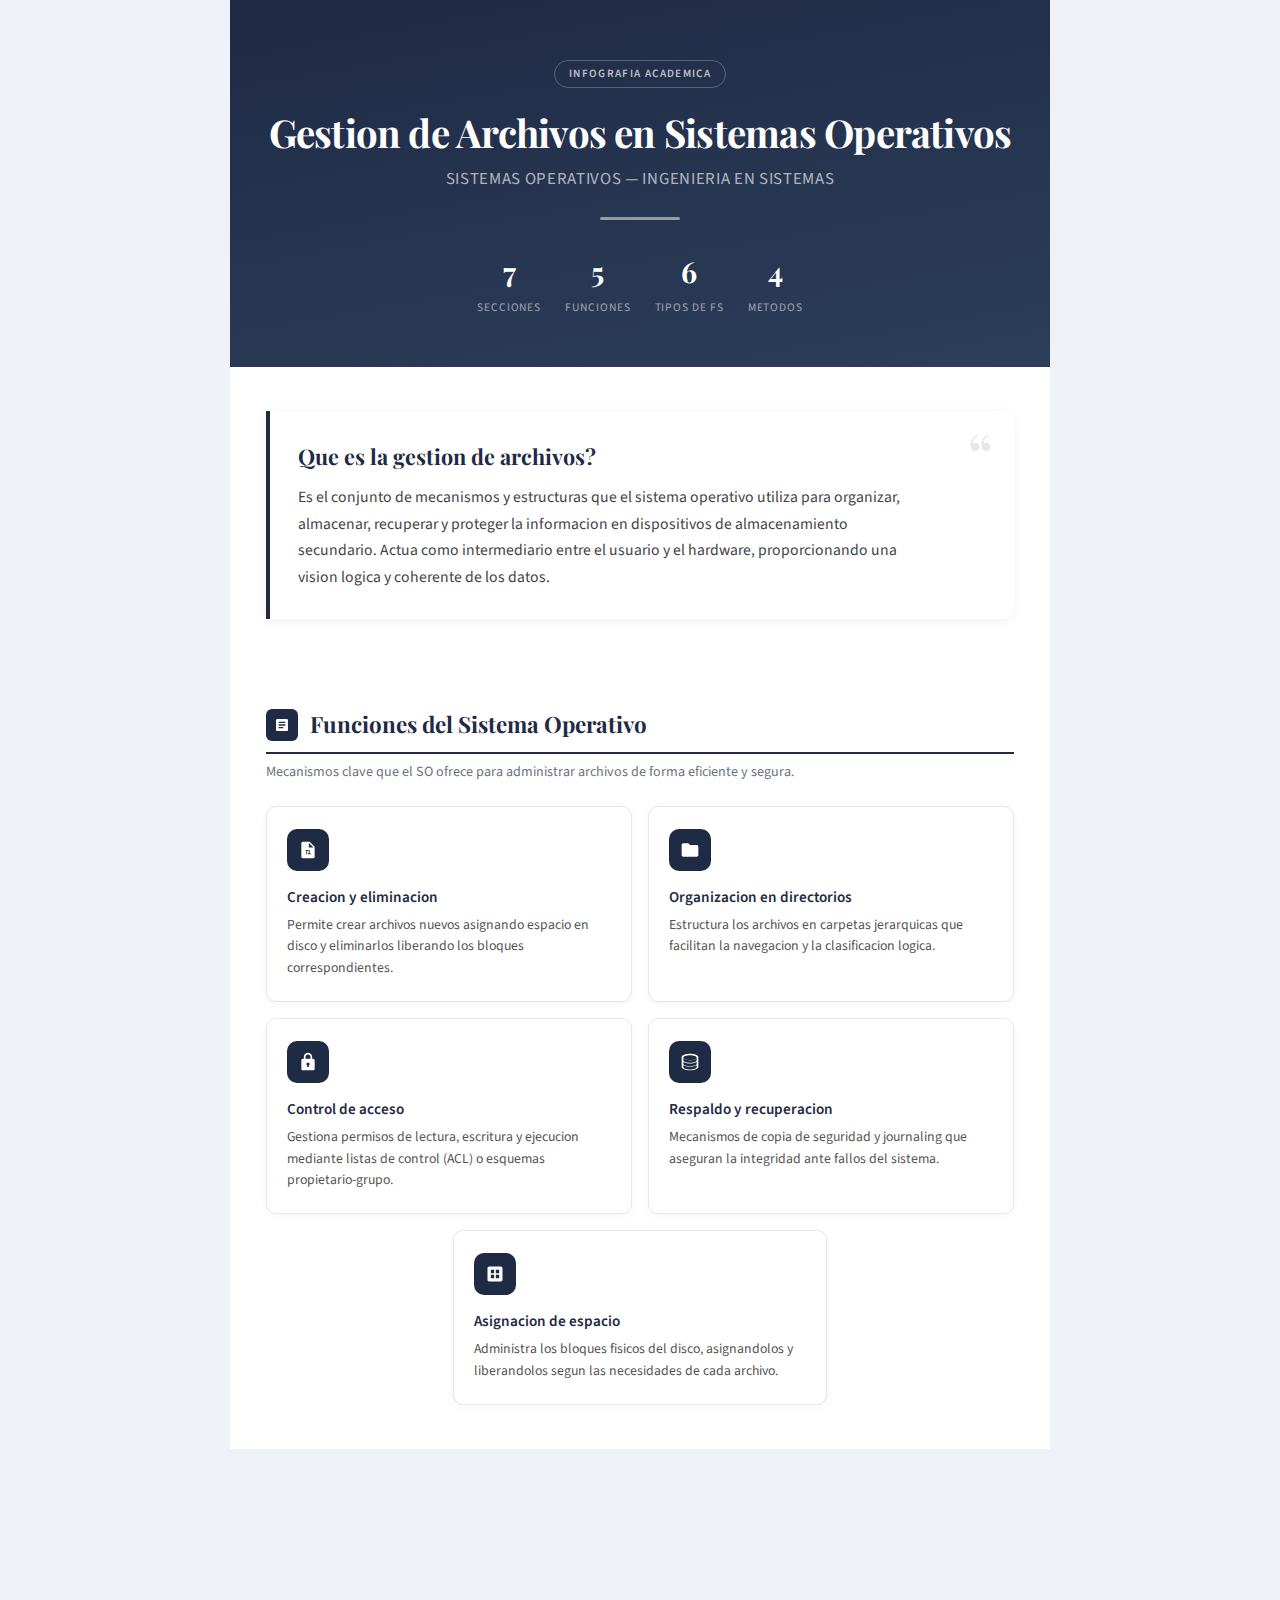
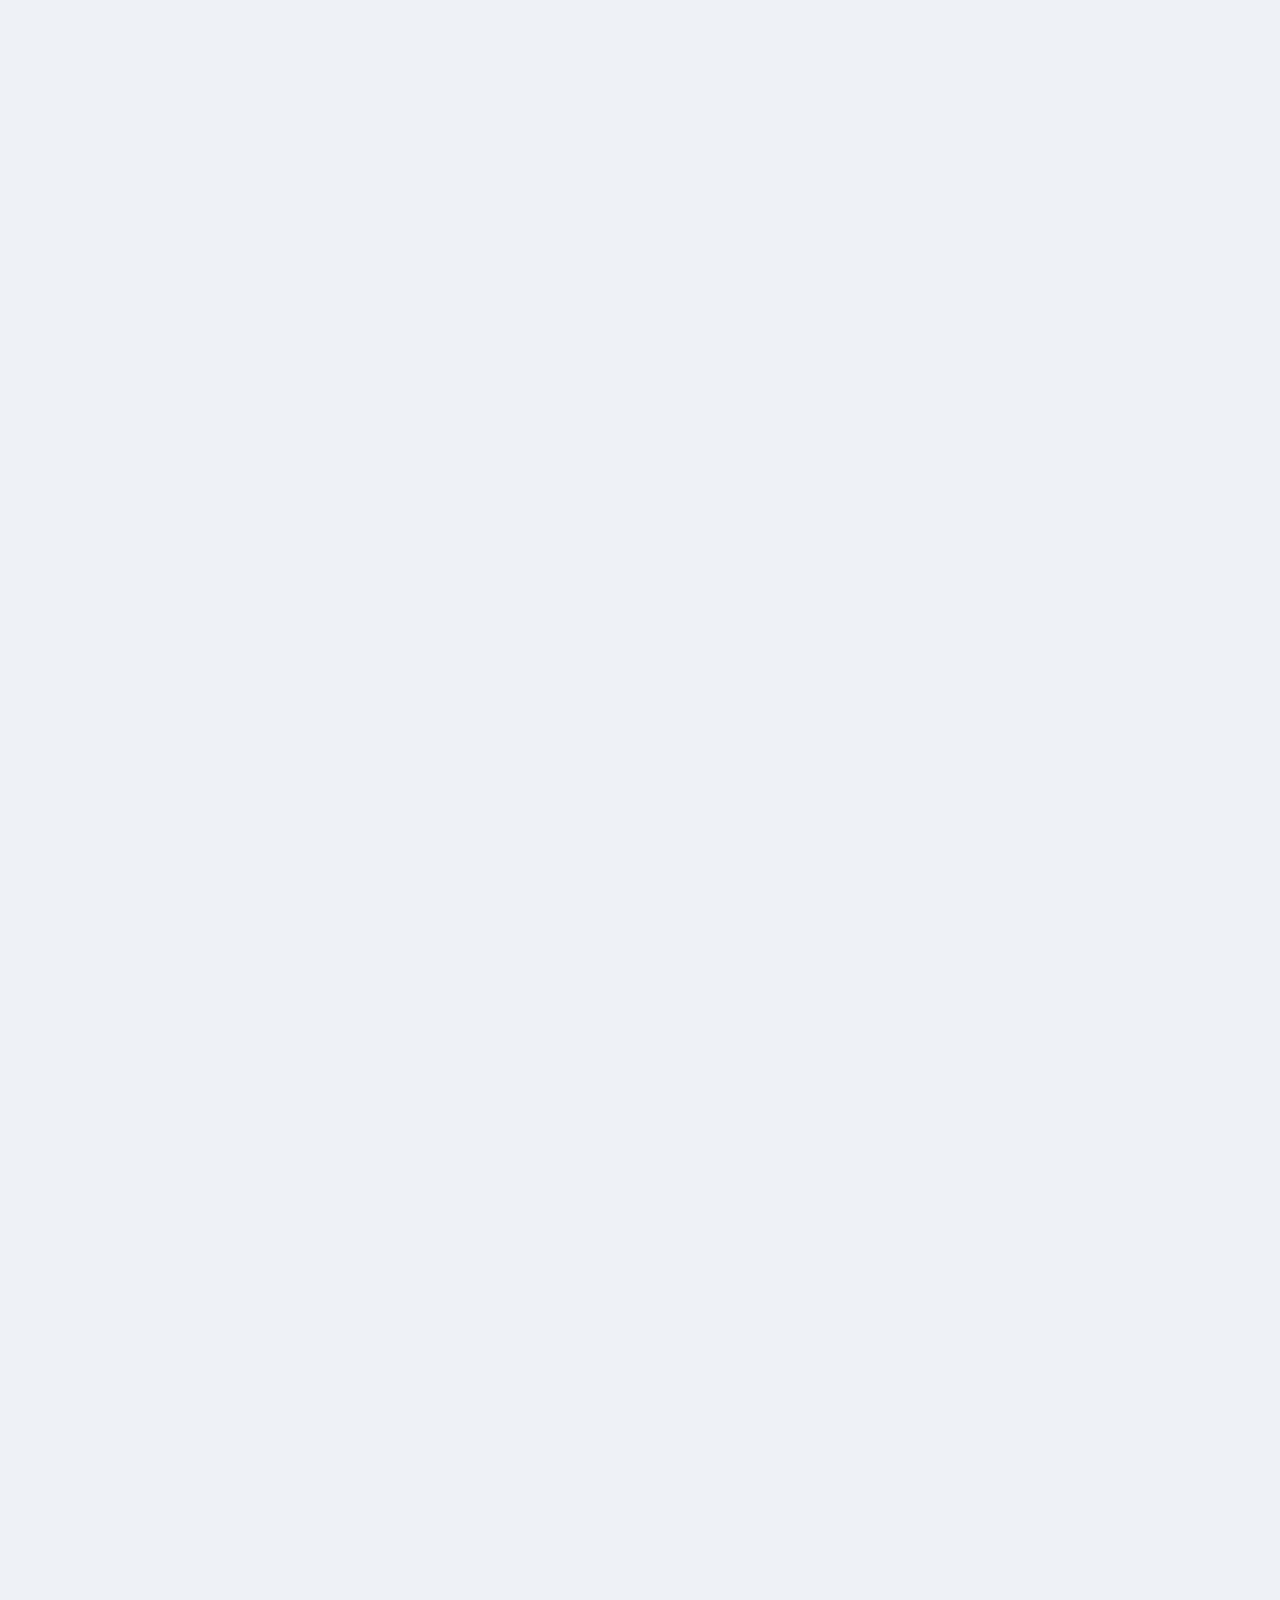
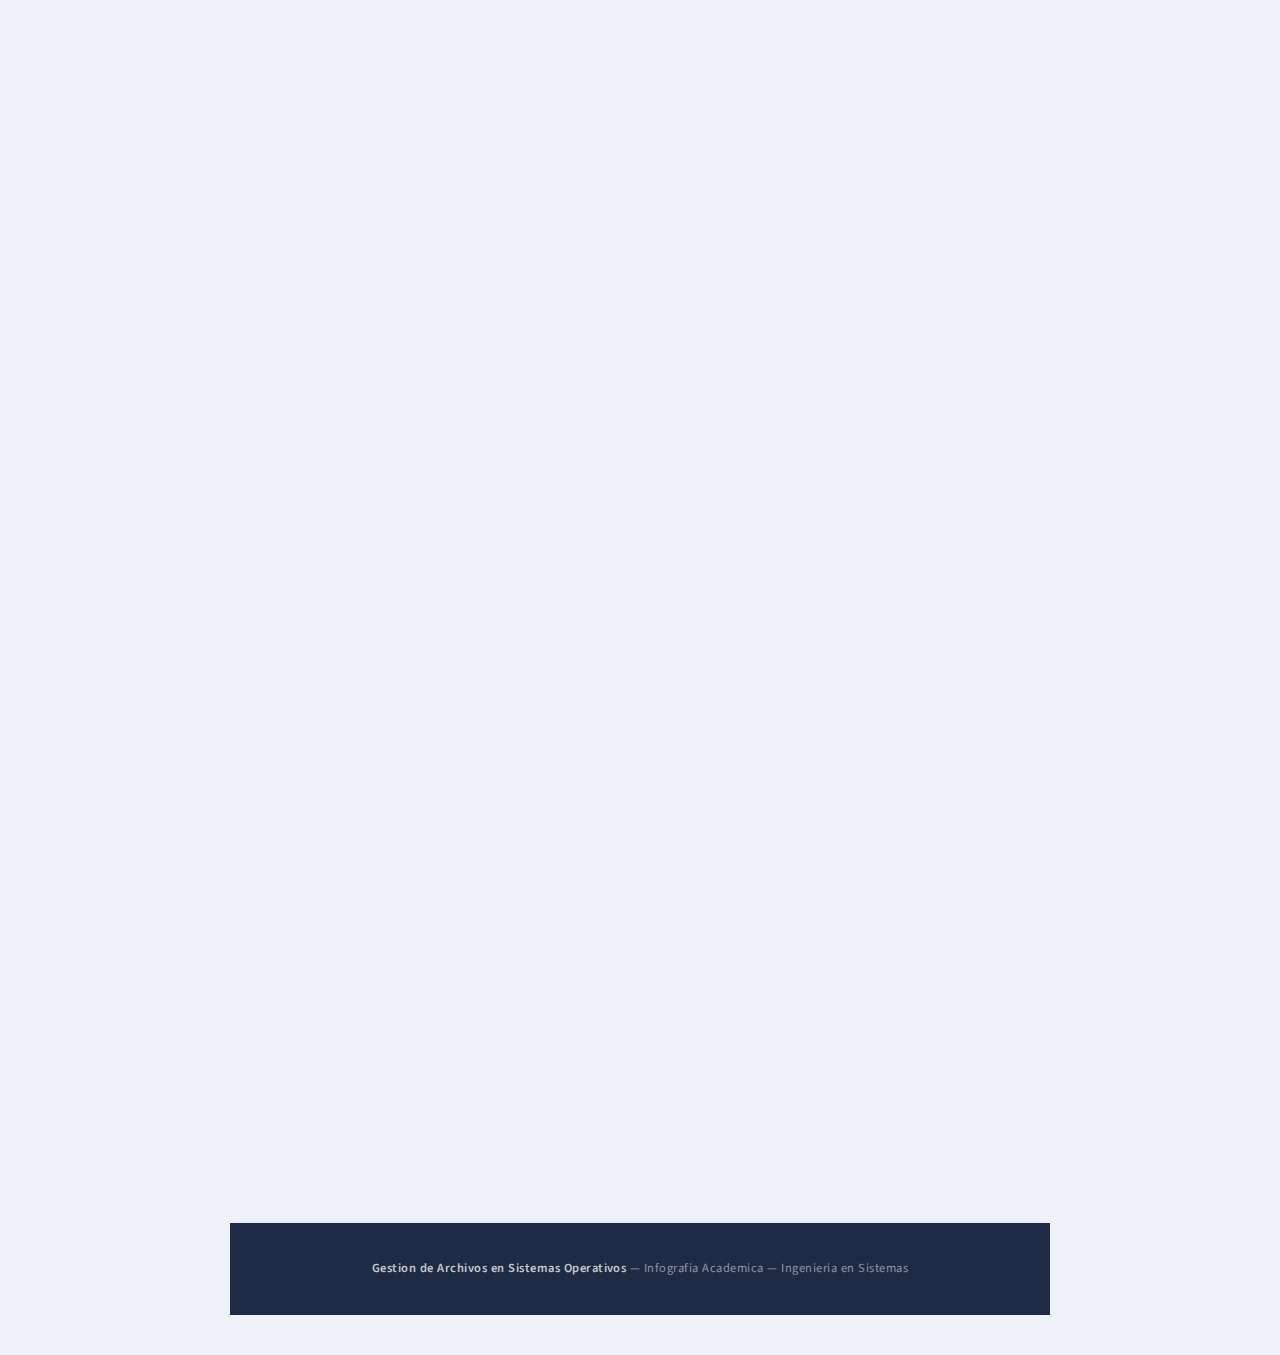
<file: public/infografia/index.html>
<!DOCTYPE html>
<html lang="es">
<head>
  <meta charset="UTF-8" />
  <meta name="viewport" content="width=device-width, initial-scale=1.0" />
  <title>Gestion de Archivos en Sistemas Operativos</title>
  <link rel="preconnect" href="https://fonts.googleapis.com" />
  <link rel="preconnect" href="https://fonts.gstatic.com" crossorigin />
  <link href="https://fonts.googleapis.com/css2?family=Playfair+Display:wght@600;700&family=Source+Sans+3:wght@400;600;700&family=Source+Code+Pro:wght@600;700&display=swap" rel="stylesheet" />
  <link rel="stylesheet" href="styles.css" />
</head>
<body>

  <main class="infografia">
    <div id="seccion-1"></div>
    <div id="seccion-2"></div>
    <div id="seccion-3"></div>
    <div id="seccion-4"></div>
    <div id="seccion-5"></div>
    <div id="seccion-6"></div>
    <div id="seccion-7"></div>
    <footer class="footer-section">
      <span>Gestion de Archivos en Sistemas Operativos</span> &mdash; Infografia Academica &mdash; Ingenieria en Sistemas
    </footer>
  </main>

  <script src="script.js"></script>

</body>
</html>
</file>
<file: public/infografia/styles.css>
/* ============================================
   Infografia Academica — Gestion de Archivos
   Estilos principales — UI/UX mejorado
   ============================================ */

/* --- Reset y Base --- */
*,
*::before,
*::after {
  margin: 0;
  padding: 0;
  box-sizing: border-box;
}

html {
  scroll-behavior: smooth;
}

body {
  font-family: "Source Sans 3", "Source Sans Pro", sans-serif;
  background-color: #eef1f5;
  color: #333333;
  line-height: 1.6;
  -webkit-font-smoothing: antialiased;
}

/* --- Contenedor principal --- */
.infografia {
  max-width: 820px;
  margin: 0 auto;
  padding: 0 0 40px;
}

/* --- Secciones --- */
.seccion {
  padding: 44px 36px;
  opacity: 0;
  transform: translateY(24px);
  transition: opacity 0.6s ease, transform 0.6s ease;
  position: relative;
}

.seccion.visible {
  opacity: 1;
  transform: translateY(0);
}

/* Alternar fondos para eliminar espacio blanco */
.seccion:nth-child(odd) {
  background-color: #ffffff;
}

.seccion:nth-child(even) {
  background-color: #f5f7fa;
}

/* Borde lateral decorativo en secciones pares */
.seccion:nth-child(even)::before {
  content: "";
  position: absolute;
  left: 0;
  top: 16px;
  bottom: 16px;
  width: 4px;
  background-color: #1f2a44;
  border-radius: 0 2px 2px 0;
}

/* Separador horizontal sutil entre secciones */
.seccion + .seccion {
  border-top: 1px solid #dde1e8;
}

/* ============================================
   SECCION 1 — Encabezado
   ============================================ */
.header-section {
  text-align: center;
  padding: 60px 28px 48px;
  background: linear-gradient(170deg, #1f2a44 0%, #2c3e5a 100%) !important;
  color: #ffffff;
  border-radius: 0 0 0 0;
}

.header-section .badge {
  display: inline-block;
  font-size: 0.7rem;
  font-weight: 600;
  text-transform: uppercase;
  letter-spacing: 0.12em;
  color: rgba(255,255,255,0.7);
  border: 1px solid rgba(255,255,255,0.25);
  padding: 4px 14px;
  border-radius: 20px;
  margin-bottom: 20px;
}

.header-section h1 {
  font-family: "Playfair Display", Georgia, serif;
  font-size: 2.4rem;
  font-weight: 700;
  color: #ffffff;
  line-height: 1.25;
  margin-bottom: 10px;
  letter-spacing: -0.02em;
}

.header-section .subtitulo {
  font-size: 1.05rem;
  color: rgba(255,255,255,0.65);
  font-weight: 400;
  letter-spacing: 0.04em;
  text-transform: uppercase;
}

.divider {
  width: 80px;
  height: 3px;
  background-color: rgba(255,255,255,0.5);
  margin: 24px auto 0;
  border: none;
  border-radius: 2px;
}

.header-section .header-decoracion {
  margin-top: 28px;
  display: flex;
  justify-content: center;
  gap: 24px;
}

.header-section .header-stat {
  text-align: center;
}

.header-section .header-stat .stat-num {
  display: block;
  font-family: "Playfair Display", Georgia, serif;
  font-size: 1.8rem;
  font-weight: 700;
  color: #ffffff;
}

.header-section .header-stat .stat-label {
  font-size: 0.72rem;
  text-transform: uppercase;
  letter-spacing: 0.08em;
  color: rgba(255,255,255,0.55);
}

/* ============================================
   SECCION 2 — Definicion
   ============================================ */
.definicion-box {
  background-color: #ffffff;
  border-left: 4px solid #1f2a44;
  padding: 28px 28px;
  border-radius: 0 10px 10px 0;
  box-shadow: 0 2px 12px rgba(0, 0, 0, 0.06);
  position: relative;
}

.definicion-box::after {
  content: "\201C";
  position: absolute;
  top: 12px;
  right: 20px;
  font-family: "Playfair Display", Georgia, serif;
  font-size: 4rem;
  color: #e5e7eb;
  line-height: 1;
}

.definicion-box h2 {
  font-family: "Playfair Display", Georgia, serif;
  font-size: 1.35rem;
  color: #1f2a44;
  margin-bottom: 10px;
}

.definicion-box p {
  font-size: 0.98rem;
  color: #444444;
  line-height: 1.7;
  max-width: 90%;
}

/* ============================================
   SECCION 3 — Funciones del SO
   ============================================ */
.seccion-titulo {
  font-family: "Playfair Display", Georgia, serif;
  font-size: 1.4rem;
  color: #1f2a44;
  margin-bottom: 8px;
  padding-bottom: 10px;
  border-bottom: 2px solid #1f2a44;
  display: flex;
  align-items: center;
  gap: 12px;
}

.seccion-titulo .titulo-icono {
  display: inline-flex;
  align-items: center;
  justify-content: center;
  width: 32px;
  height: 32px;
  background-color: #1f2a44;
  border-radius: 6px;
  flex-shrink: 0;
}

.seccion-titulo .titulo-icono svg {
  width: 16px;
  height: 16px;
}

.seccion-desc {
  font-size: 0.88rem;
  color: #6b7280;
  margin-bottom: 22px;
  line-height: 1.5;
}

.funciones-grid {
  display: grid;
  grid-template-columns: 1fr 1fr;
  gap: 16px;
}

.funcion-card {
  background-color: #ffffff;
  border: 1px solid #e5e7eb;
  border-radius: 10px;
  padding: 22px 20px;
  box-shadow: 0 2px 8px rgba(0, 0, 0, 0.04);
  transition: box-shadow 0.3s ease, transform 0.3s ease;
  position: relative;
  overflow: hidden;
}

.funcion-card::after {
  content: "";
  position: absolute;
  bottom: 0;
  left: 0;
  right: 0;
  height: 3px;
  background-color: #1f2a44;
  opacity: 0;
  transition: opacity 0.3s ease;
}

.funcion-card:hover {
  box-shadow: 0 4px 16px rgba(0, 0, 0, 0.09);
  transform: translateY(-2px);
}

.funcion-card:hover::after {
  opacity: 1;
}

.funcion-card .icono {
  display: inline-flex;
  align-items: center;
  justify-content: center;
  width: 42px;
  height: 42px;
  background-color: #1f2a44;
  color: #ffffff;
  border-radius: 10px;
  margin-bottom: 14px;
  font-size: 1.1rem;
}

.funcion-card h3 {
  font-size: 0.95rem;
  font-weight: 600;
  color: #1f2a44;
  margin-bottom: 6px;
}

.funcion-card p {
  font-size: 0.86rem;
  color: #555555;
  line-height: 1.55;
}

/* Ultima tarjeta centrada si es impar */
.funciones-grid .funcion-card:last-child:nth-child(odd) {
  grid-column: 1 / -1;
  max-width: 50%;
  justify-self: center;
}

/* ============================================
   SECCION 4 — Estructura del Sistema de Archivos
   ============================================ */
.estructura-grid {
  display: grid;
  grid-template-columns: 1fr 1fr;
  gap: 16px;
}

.estructura-item {
  background-color: #ffffff;
  border-radius: 10px;
  padding: 24px 22px;
  border: 1px solid #e5e7eb;
  position: relative;
  box-shadow: 0 2px 8px rgba(0, 0, 0, 0.04);
  transition: box-shadow 0.3s ease, transform 0.3s ease;
  overflow: hidden;
}

.estructura-item::before {
  content: "";
  position: absolute;
  top: 0;
  left: 0;
  right: 0;
  height: 3px;
  background-color: #1f2a44;
}

.estructura-item:hover {
  box-shadow: 0 4px 16px rgba(0, 0, 0, 0.09);
  transform: translateY(-2px);
}

.estructura-item .numero {
  position: absolute;
  top: 14px;
  right: 16px;
  font-family: "Playfair Display", Georgia, serif;
  font-size: 1.8rem;
  font-weight: 700;
  color: #eef1f5;
  line-height: 1;
}

.estructura-item h3 {
  font-size: 1rem;
  font-weight: 600;
  color: #1f2a44;
  margin-bottom: 6px;
  margin-top: 4px;
}

.estructura-item p {
  font-size: 0.86rem;
  color: #555555;
  line-height: 1.55;
}

/* ============================================
   SECCION 5 — Metodos de Organizacion
   ============================================ */
.metodos-container {
  display: flex;
  flex-direction: column;
  gap: 18px;
}

.metodo-block {
  background-color: #ffffff;
  border: 1px solid #e5e7eb;
  border-radius: 10px;
  padding: 26px 24px;
  box-shadow: 0 2px 8px rgba(0, 0, 0, 0.04);
  position: relative;
  overflow: hidden;
}

.metodo-block::before {
  content: "";
  position: absolute;
  left: 0;
  top: 0;
  bottom: 0;
  width: 4px;
  background-color: #1f2a44;
  border-radius: 4px 0 0 4px;
}

.metodo-block h3 {
  font-size: 1.05rem;
  font-weight: 600;
  color: #1f2a44;
  margin-bottom: 8px;
  padding-left: 4px;
}

.metodo-block > p {
  font-size: 0.88rem;
  color: #555555;
  line-height: 1.6;
  margin-bottom: 14px;
  padding-left: 4px;
}

/* Diagramas de bloques CSS */
.diagrama-wrapper {
  background-color: #f5f7fa;
  border-radius: 8px;
  padding: 16px 18px 12px;
  border: 1px solid #eef1f5;
}

.diagrama {
  display: flex;
  align-items: center;
  gap: 4px;
  flex-wrap: wrap;
}

.bloque {
  display: inline-flex;
  align-items: center;
  justify-content: center;
  width: 56px;
  height: 34px;
  border-radius: 5px;
  font-size: 0.7rem;
  font-weight: 600;
  color: #ffffff;
  text-align: center;
}

.bloque.contiguo {
  background-color: #1f2a44;
}

.bloque.enlazado {
  background-color: #3b6b8a;
}

.bloque.indexado-tabla {
  background-color: #1f2a44;
}

.bloque.indexado-dato {
  background-color: #5a8fa8;
}

.bloque.vacio {
  background-color: #d1d5db;
  color: #888888;
}

.flecha {
  font-size: 1rem;
  color: #9ca3af;
  margin: 0 2px;
}

.diagrama-label {
  font-size: 0.72rem;
  color: #888888;
  margin-top: 8px;
  font-style: italic;
}

/* ============================================
   SECCION 6 — Tipos de Sistemas de Archivos
   ============================================ */
.tipos-grid {
  display: grid;
  grid-template-columns: 1fr 1fr 1fr;
  gap: 14px;
}

.tipo-card {
  text-align: center;
  padding: 24px 16px;
  border-radius: 10px;
  border: 1px solid #e5e7eb;
  background-color: #ffffff;
  box-shadow: 0 2px 8px rgba(0, 0, 0, 0.04);
  transition: box-shadow 0.3s ease, transform 0.3s ease;
  position: relative;
  overflow: hidden;
}

.tipo-card::before {
  content: "";
  position: absolute;
  top: 0;
  left: 50%;
  transform: translateX(-50%);
  width: 40px;
  height: 3px;
  background-color: #1f2a44;
  border-radius: 0 0 3px 3px;
}

.tipo-card:hover {
  box-shadow: 0 4px 16px rgba(0, 0, 0, 0.09);
  transform: translateY(-2px);
}

.tipo-card .tipo-icono {
  display: inline-flex;
  align-items: center;
  justify-content: center;
  width: 44px;
  height: 44px;
  background-color: #eef1f5;
  border-radius: 50%;
  margin-bottom: 12px;
}

.tipo-card .tipo-icono svg {
  width: 20px;
  height: 20px;
}

.tipo-card .tipo-nombre {
  font-family: "Source Code Pro", monospace;
  font-size: 1.1rem;
  font-weight: 700;
  color: #1f2a44;
  margin-bottom: 8px;
  letter-spacing: 0.02em;
}

.tipo-card p {
  font-size: 0.82rem;
  color: #555555;
  line-height: 1.55;
}

/* ============================================
   SECCION 7 — Componente Etico
   ============================================ */
.etico-container {
  display: flex;
  flex-direction: column;
  gap: 14px;
}

.etico-item {
  display: flex;
  align-items: flex-start;
  gap: 18px;
  background-color: #ffffff;
  border-radius: 10px;
  padding: 22px 24px;
  border: 1px solid #e5e7eb;
  box-shadow: 0 2px 8px rgba(0, 0, 0, 0.04);
  transition: box-shadow 0.3s ease;
}

.etico-item:hover {
  box-shadow: 0 4px 16px rgba(0, 0, 0, 0.09);
}

.etico-item .etico-icono {
  flex-shrink: 0;
  width: 48px;
  height: 48px;
  background-color: #1f2a44;
  border-radius: 12px;
  display: flex;
  align-items: center;
  justify-content: center;
}

.etico-item .etico-icono svg {
  width: 22px;
  height: 22px;
}

.etico-item h3 {
  font-size: 0.98rem;
  font-weight: 600;
  color: #1f2a44;
  margin-bottom: 4px;
}

.etico-item p {
  font-size: 0.86rem;
  color: #555555;
  line-height: 1.55;
}

/* ============================================
   Footer
   ============================================ */
.footer-section {
  text-align: center;
  padding: 36px 28px;
  background-color: #1f2a44;
  color: rgba(255,255,255,0.5);
  font-size: 0.78rem;
  letter-spacing: 0.04em;
}

.footer-section span {
  color: rgba(255,255,255,0.75);
  font-weight: 600;
}

/* ============================================
   Responsive
   ============================================ */
@media (max-width: 680px) {
  .seccion {
    padding: 32px 20px;
  }

  .header-section {
    padding: 44px 20px 36px;
  }

  .header-section h1 {
    font-size: 1.7rem;
  }

  .header-section .header-decoracion {
    gap: 16px;
  }

  .funciones-grid,
  .estructura-grid {
    grid-template-columns: 1fr;
  }

  .funciones-grid .funcion-card:last-child:nth-child(odd) {
    max-width: 100%;
  }

  .tipos-grid {
    grid-template-columns: 1fr;
  }

  .metodo-block {
    padding: 20px 18px;
  }

  .seccion:nth-child(even)::before {
    display: none;
  }
}

@media (max-width: 480px) {
  .header-section h1 {
    font-size: 1.45rem;
  }

  .seccion-titulo {
    font-size: 1.2rem;
  }

  .header-section .header-decoracion {
    flex-direction: column;
    gap: 10px;
  }
}
</file>
